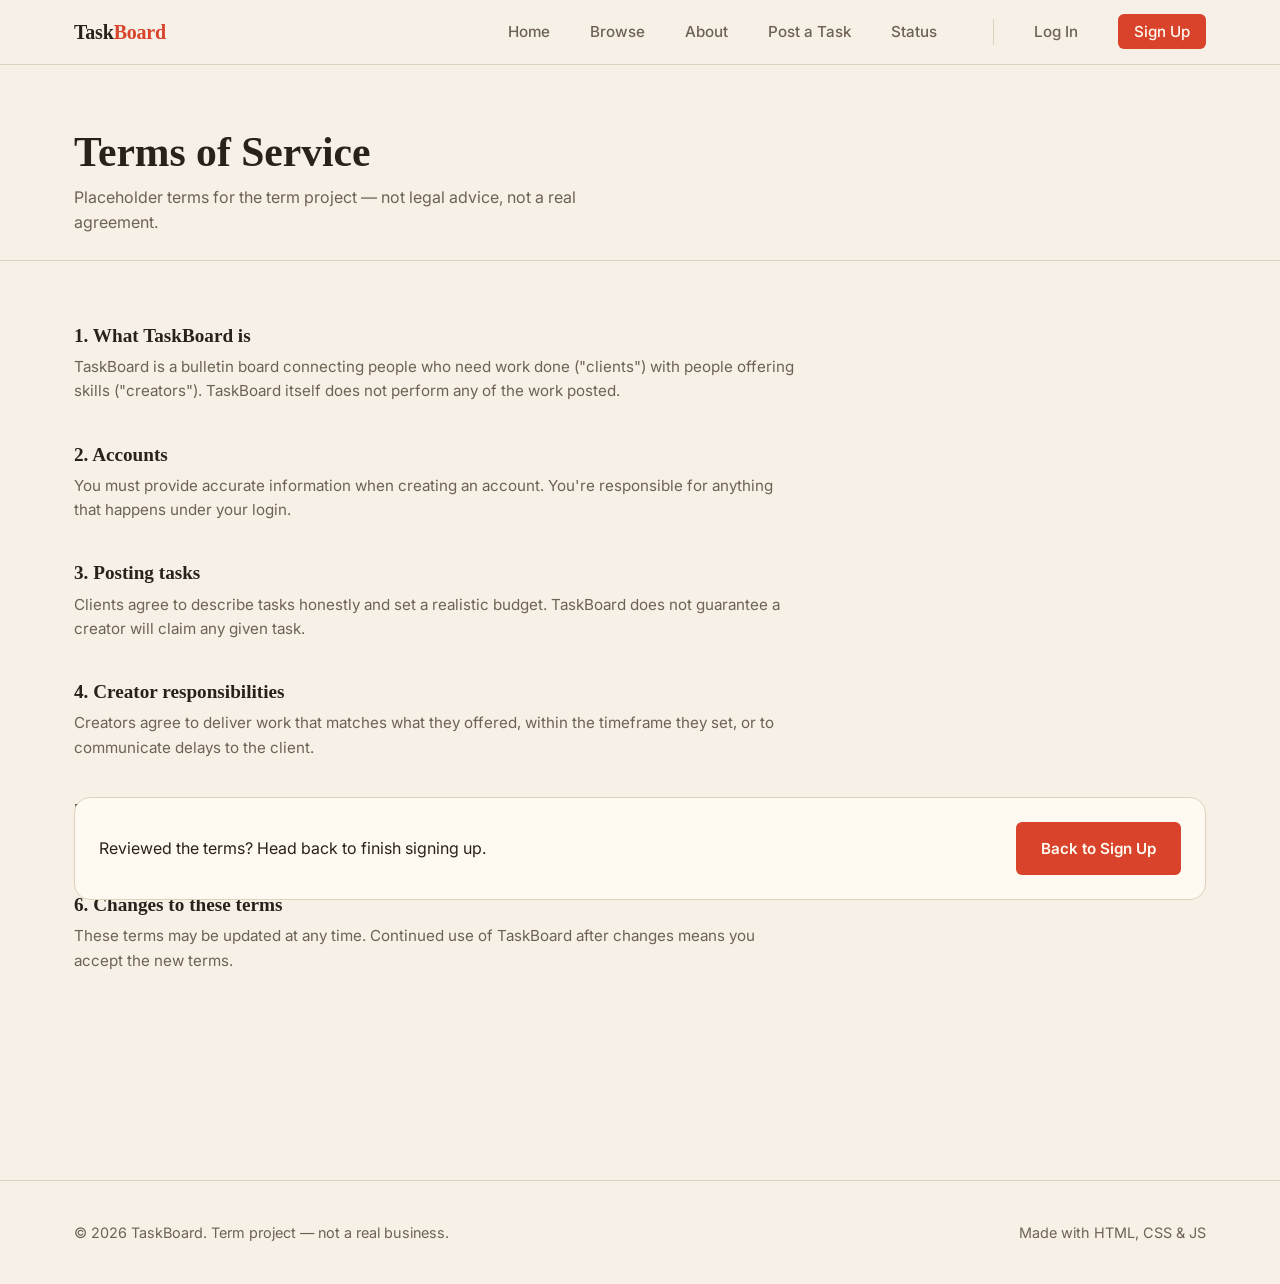
<file: tos.html>
<!DOCTYPE html>
<html lang="en">
<head>
    <meta charset="UTF-8">
    <meta name="viewport" content="width=device-width, initial-scale=1.0">
    <title>Terms of Service — TaskBoard</title>
    <link rel="preconnect" href="https://fonts.googleapis.com">
    <link href="https://fonts.googleapis.com/css2?family=Space+Grotesk:wght@500;600;700&family=Inter:wght@400;500;600&display=swap" rel="stylesheet">
    <link rel="stylesheet" href="css/style.css">
</head>
<body>

    <header class="site-header">
        <div class="wrap">
            <a href="index.html" class="logo">Task<span>Board</span></a>
            <nav class="main-nav">
                <ul>
                    <li><a href="index.html">Home</a></li>
                    <li><a href="browse.html">Browse</a></li>
                    <li><a href="about.html">About</a></li>
                    <li><a href="request.html">Post a Task</a></li>
                    <li><a href="status.html">Status</a></li>
                    <li class="nav-divider"><a href="login.html">Log In</a></li>
                    <li><a href="signup.html" class="nav-cta">Sign Up</a></li>
                </ul>
            </nav>
            <button class="nav-toggle" aria-label="Toggle menu" aria-expanded="false">
                <span></span><span></span><span></span>
            </button>
        </div>
    </header>

    <main>
        <div class="page-header">
            <div class="wrap">
                <h1>Terms of Service</h1>
                <p>Placeholder terms for the term project — not legal advice, not a real agreement.</p>
            </div>
        </div>

        <section class="section">
            <div class="wrap">
                <div class="tos-content">
                    <h2>1. What TaskBoard is</h2>
                    <p>TaskBoard is a bulletin board connecting people who need work done ("clients") with people offering skills ("creators"). TaskBoard itself does not perform any of the work posted.</p>

                    <h2>2. Accounts</h2>
                    <p>You must provide accurate information when creating an account. You're responsible for anything that happens under your login.</p>

                    <h2>3. Posting tasks</h2>
                    <p>Clients agree to describe tasks honestly and set a realistic budget. TaskBoard does not guarantee a creator will claim any given task.</p>

                    <h2>4. Creator responsibilities</h2>
                    <p>Creators agree to deliver work that matches what they offered, within the timeframe they set, or to communicate delays to the client.</p>

                    <h2>5. Payments</h2>
                    <p>Payment handling is outside the scope of this student project and is not implemented.</p>

                    <h2>6. Changes to these terms</h2>
                    <p>These terms may be updated at any time. Continued use of TaskBoard after changes means you accept the new terms.</p>
                </div>

                <div class="tos-accept-bar">
                    <p>Reviewed the terms? Head back to finish signing up.</p>
                    <a href="signup.html" class="btn btn-primary">Back to Sign Up</a>
                </div>
            </div>
        </section>
    </main>

    <footer class="site-footer">
        <div class="wrap">
            <span>&copy; 2026 TaskBoard. Term project — not a real business.</span>
            <span>Made with HTML, CSS &amp; JS</span>
        </div>
    </footer>

    <script src="js/data.js"></script>
    <script src="js/main.js"></script>
</body>
</html>
</file>
<file: css/style.css>
/* ==========================================================================
   TaskBoard — Design System
   A commission/task bulletin board. Visual language borrows from a physical
   corkboard: pinned tags, slightly offset "ticket" cards, warm pin-amber
   accent against a dark canvas.
   ========================================================================== */

* {
    margin: 0;
    padding: 0;
    box-sizing: border-box;
}

:root {
    /* Color */
    --color-bg: #f6f0e6;
    --color-surface: #fffaf1;
    --color-surface-alt: #ede3d3;
    --color-border: #ded1bd;
    --color-text: #2a211b;
    --color-text-muted: #6e6254;
    --color-accent: #d9432b;
    --color-accent-soft: #ee7a5f;
    --color-violet: #7b6ad8;
    --color-teal: #2b8f86;
    --color-mustard: #f0b84a;
    --color-sage: #9cc5a1;
    --color-sky: #8fb8e6;
    --color-blush: #f4b6c2;
    --color-lilac: #b9a9ec;
    --color-danger: #c13a2f;

    /* Type */
    --font-display: "Fraunces", Georgia, "Times New Roman", serif;
    --font-body: "Inter", "Segoe UI", sans-serif;

    /* Radius */
    --radius-sm: 6px;
    --radius-md: 10px;
    --radius-lg: 16px;

    /* Spacing */
    --space-1: 4px;
    --space-2: 8px;
    --space-3: 16px;
    --space-4: 24px;
    --space-5: 40px;
    --space-6: 64px;
    --space-7: 96px;

    --max-width: 1180px;
}

/* ---------- Lenis ---------- */
html.lenis, html.lenis body { height: auto; }
.lenis.lenis-smooth { scroll-behavior: auto !important; }
.lenis.lenis-smooth [data-lenis-prevent] { overscroll-behavior: contain; }
.lenis.lenis-stopped { overflow: hidden; }

body {
    font-family: var(--font-body);
    background-color: var(--color-bg);
    color: var(--color-text);
    line-height: 1.6;
    -webkit-font-smoothing: antialiased;
}

img {
    max-width: 100%;
    display: block;
}

a {
    color: inherit;
    text-decoration: none;
}

ul {
    list-style: none;
}

h1, h2, h3, h4 {
    font-family: var(--font-display);
    line-height: 1.15;
    font-weight: 600;
}

.wrap {
    max-width: var(--max-width);
    margin: 0 auto;
    padding: 0 var(--space-4);
}

.eyebrow {
    color: var(--color-accent);
    font-weight: 600;
    font-size: 0.9rem;
}

.section {
    padding: var(--space-6) 0;
}

.section-head {
    max-width: 560px;
    margin-bottom: var(--space-5);
}

.section-head h2 {
    font-size: clamp(1.6rem, 3vw, 2.2rem);
    margin-top: var(--space-2);
}

.section-head p {
    color: var(--color-text-muted);
    margin-top: var(--space-2);
}

/* ---------- Buttons ---------- */

.btn {
    display: inline-flex;
    align-items: center;
    justify-content: center;
    gap: var(--space-2);
    padding: 0.85rem 1.5rem;
    border-radius: var(--radius-sm);
    font-weight: 600;
    font-family: var(--font-body);
    font-size: 0.95rem;
    border: 1px solid transparent;
    cursor: pointer;
    transition: transform 0.15s ease, background-color 0.15s ease, border-color 0.15s ease;
}

.btn:hover {
    transform: translateY(-1px);
}

.btn-primary {
    background-color: var(--color-accent);
    color: #fffaf1;
}

.btn-primary:hover {
    background-color: var(--color-accent-soft);
}

.btn-outline {
    background-color: transparent;
    border-color: var(--color-border);
    color: var(--color-text);
}

.btn-outline:hover {
    border-color: var(--color-accent);
}

.btn-block {
    width: 100%;
}

/* ---------- Header / Nav ---------- */

.site-header {
    position: sticky;
    top: 0;
    z-index: 50;
    background-color: rgba(246, 240, 230, 0.88);
    backdrop-filter: blur(10px);
    border-bottom: 1px solid var(--color-border);
}

.site-header .wrap {
    display: flex;
    align-items: center;
    justify-content: space-between;
    padding-top: var(--space-3);
    padding-bottom: var(--space-3);
}

.logo {
    font-family: var(--font-display);
    font-weight: 700;
    font-size: 1.25rem;
    letter-spacing: -0.01em;
}

.logo span {
    color: var(--color-accent);
}

.main-nav ul {
    display: flex;
    gap: var(--space-5);
}

.main-nav a {
    color: var(--color-text-muted);
    font-weight: 500;
    font-size: 0.95rem;
    transition: color 0.15s ease;
}

.main-nav a:hover,
.main-nav a.active {
    color: var(--color-text);
}

.nav-divider {
    margin-left: var(--space-3);
    padding-left: var(--space-5);
    border-left: 1px solid var(--color-border);
}

.nav-cta {
    background-color: var(--color-accent);
    color: #fffaf1 !important;
    padding: 0.5rem 1rem;
    border-radius: var(--radius-sm);
    font-weight: 600;
}

.nav-cta:hover {
    background-color: var(--color-accent-soft);
}

.nav-auth-link.is-hidden {
    display: none;
}

.nav-account {
    display: none;
}

.nav-account.is-visible {
    display: flex;
}

.account-avatar {
    width: 36px;
    height: 36px;
    border-radius: 50%;
    background-color: var(--color-surface-alt);
    border: 1px solid var(--color-border);
    display: flex;
    align-items: center;
    justify-content: center;
    color: var(--color-accent);
    transition: border-color 0.15s ease;
}

.account-avatar:hover {
    border-color: var(--color-accent);
}

.nav-toggle {
    display: none;
    flex-direction: column;
    gap: 5px;
    background: none;
    border: none;
    cursor: pointer;
    padding: var(--space-2);
}

.nav-toggle span {
    width: 22px;
    height: 2px;
    background-color: var(--color-text);
}

/* ---------- Hero ---------- */

.hero {
    padding: var(--space-7) 0 var(--space-6);
    position: relative;
    overflow: hidden;
    background-image:
        radial-gradient(circle at 12% 12%, rgba(240, 184, 74, 0.28), transparent 42%),
        radial-gradient(circle at 88% 28%, rgba(244, 182, 194, 0.38), transparent 44%),
        radial-gradient(var(--color-border) 1px, transparent 1px);
    background-size: auto, auto, 24px 24px;
    background-position: 0 0, 0 0, -8px -8px;
}

.hero .wrap {
    display: grid;
    grid-template-columns: 1.1fr 0.9fr;
    gap: var(--space-6);
    align-items: center;
}

.hero h1 {
    font-size: clamp(2.4rem, 5vw, 3.6rem);
    letter-spacing: -0.02em;
}

.hero p.lede {
    color: var(--color-text-muted);
    font-size: 1.1rem;
    max-width: 460px;
    margin: var(--space-3) 0 var(--space-4);
}

.hero-actions {
    display: flex;
    gap: var(--space-3);
    flex-wrap: wrap;
}

/* Pinboard cluster — the one bold visual moment on the homepage */
.hero-board {
    display: flex;
    flex-direction: column;
    gap: var(--space-3);
}

.pin-cluster {
    --mx: 0;
    --my: 0;
    position: relative;
    height: 360px;
}

.pin-card {
    --rot: 0deg;
    --depth: 10;
    position: absolute;
    display: block;
    width: 210px;
    background-color: var(--color-surface);
    border: 1px solid var(--color-border);
    border-radius: var(--radius-md);
    padding: var(--space-3);
    color: var(--color-text);
    text-decoration: none;
    box-shadow: 0 12px 30px rgba(42, 33, 27, 0.14);
    transform: rotate(var(--rot));
    /* drifts a little away from the pointer (see initTaskPins) */
    translate: calc(var(--mx) * var(--depth) * -1px) calc(var(--my) * var(--depth) * -1px);
    transition:
        transform 0.3s cubic-bezier(0.2, 0.8, 0.2, 1),
        box-shadow 0.3s ease,
        opacity 0.25s ease,
        translate 0.5s cubic-bezier(0.2, 0.8, 0.2, 1);
}

.pin-card::before {
    content: "";
    position: absolute;
    top: -6px;
    left: var(--space-3);
    width: 10px;
    height: 10px;
    border-radius: 50%;
    background-color: var(--color-accent);
}

.pin-card .tag {
    font-size: 0.75rem;
    color: var(--color-accent);
    font-weight: 600;
}

.pin-card h4 {
    font-size: 1rem;
    margin-top: var(--space-1);
}

.pin-card p {
    font-size: 0.85rem;
    color: var(--color-text-muted);
    margin-top: var(--space-1);
}

.pin-card__go {
    display: block;
    margin-top: var(--space-2);
    font-size: 0.8rem;
    font-weight: 600;
    color: var(--color-accent);
    opacity: 0;
    transform: translateY(4px);
    transition: opacity 0.25s ease, transform 0.25s ease;
}

.pin-card:hover,
.pin-card:focus-visible {
    transform: rotate(0deg) scale(1.05);
    z-index: 5;
    box-shadow: 0 22px 44px rgba(42, 33, 27, 0.22);
}

.pin-card:hover .pin-card__go,
.pin-card:focus-visible .pin-card__go {
    opacity: 1;
    transform: none;
}

/* touch screens have no hover, so always show the hint */
@media (hover: none) {
    .pin-card__go { opacity: 1; transform: none; }
}

/* a task swaps out: the old card sinks away, the new one gets pinned on */
.pin-card.is-leaving {
    opacity: 0;
    transform: translateY(18px) rotate(var(--rot)) scale(0.96);
}

.pin-card.is-entering {
    animation: pin-in 0.6s cubic-bezier(0.2, 0.9, 0.3, 1.15) both;
}

@keyframes pin-in {
    from {
        opacity: 0;
        transform: translateY(-26px) rotate(calc(var(--rot) - 10deg)) scale(1.1);
    }
    to {
        opacity: 1;
        transform: rotate(var(--rot)) scale(1);
    }
}

.pin-1 { top: 0; left: 8%; width: 190px; --rot: -6deg; --depth: 14; z-index: 2; }
.pin-2 { top: 70px; left: 46%; width: 235px; --rot: 4deg; --depth: 24; z-index: 3; }
.pin-3 { top: 225px; left: 2%; width: 205px; --rot: -2deg; --depth: 8; z-index: 1; }

/* "N open tasks right now" link under the cards */
.board-live {
    display: inline-flex;
    align-items: center;
    gap: var(--space-2);
    align-self: flex-start;
    margin-left: 2%;
    padding: 0.55rem 1rem;
    border: 1px solid var(--color-border);
    border-radius: 999px;
    background-color: var(--color-surface);
    color: var(--color-text);
    font-size: 0.88rem;
    text-decoration: none;
    transition: border-color 0.2s ease, box-shadow 0.2s ease;
}

.board-live:hover {
    border-color: var(--color-accent);
    box-shadow: 0 6px 16px rgba(42, 33, 27, 0.1);
}

.board-live__dot {
    width: 8px;
    height: 8px;
    border-radius: 50%;
    background-color: var(--color-teal);
    animation: live-pulse 2s ease-out infinite;
}

.board-live__go {
    color: var(--color-accent);
    font-weight: 600;
}

@keyframes live-pulse {
    0%   { box-shadow: 0 0 0 0 rgba(43, 143, 134, 0.55); }
    70%  { box-shadow: 0 0 0 8px rgba(43, 143, 134, 0); }
    100% { box-shadow: 0 0 0 0 rgba(43, 143, 134, 0); }
}

@media (prefers-reduced-motion: reduce) {
    .pin-card { translate: none; transition: box-shadow 0.2s ease; }
    .pin-card:hover, .pin-card:focus-visible { transform: rotate(var(--rot)); }
    .board-live__dot { animation: none; }
}

.pin-2::before {
    background-color: var(--color-violet);
}

/* ---------- Scroll story (Lenis + scroll-linked text reveal) ---------- */

.scroll-story {
    --p: 0;
    position: relative;
    height: 260vh;
    border-top: 1px solid var(--color-border);
    border-bottom: 1px solid var(--color-border);
    background-color: var(--color-bg);
}

/* Once you've scrolled past it, the section shrinks to one screen with the text
   fully revealed, so scrolling back up passes through normally (see main.js). */
.scroll-story.is-collapsed {
    height: 100vh;
    height: 100svh;
}

.scroll-story-sticky {
    position: sticky;
    top: 0;
    height: 100vh;
    height: 100svh;
    display: flex;
    flex-direction: column;
    justify-content: center;
    overflow: hidden;
}

/* two soft gouache washes that drift slowly as you scroll */
.scroll-story-sticky::before,
.scroll-story-sticky::after {
    content: "";
    position: absolute;
    border-radius: 50%;
    pointer-events: none;
    filter: blur(8px);
}

.scroll-story-sticky::before {
    width: 46vw;
    height: 46vw;
    top: -14vw;
    right: -10vw;
    background: radial-gradient(circle at 40% 40%, rgba(244, 182, 194, 0.7), transparent 68%);
    transform: translate3d(calc(var(--p) * -6vw), calc(var(--p) * 10vw), 0);
}

.scroll-story-sticky::after {
    width: 38vw;
    height: 38vw;
    bottom: -12vw;
    left: -8vw;
    background: radial-gradient(circle at 60% 60%, rgba(240, 184, 74, 0.5), transparent 68%);
    transform: translate3d(calc(var(--p) * 8vw), calc(var(--p) * -8vw), 0);
}

.scroll-story .wrap {
    position: relative;
    z-index: 1;
    width: 100%;
}

.scroll-story-eyebrow {
    margin-bottom: var(--space-4);
    font-family: var(--font-body);
    font-size: 0.78rem;
    letter-spacing: 0.14em;
    text-transform: uppercase;
    color: var(--color-text-muted);
}

.scroll-story-eyebrow::before {
    content: "";
    display: inline-block;
    width: 28px;
    height: 1px;
    margin-right: var(--space-3);
    vertical-align: middle;
    background-color: var(--color-accent);
}

.scroll-story-text {
    max-width: 21ch;
    font-family: var(--font-display);
    font-size: clamp(2.2rem, 5.6vw, 4.8rem);
    font-weight: 500;
    line-height: 1.14;
    letter-spacing: -0.015em;
}

.scroll-story-text .word {
    --t: 0;
    position: relative;
    display: inline-block;
    margin-right: 0.26em;
    opacity: 0.16;
    transform: translateY(16px);
    will-change: opacity, transform;
}

.scroll-story.is-rearming .word,
.scroll-story.is-rearming .word.hl::before {
    transition: opacity 0.4s ease, transform 0.4s ease;
}

/* the five categories get a painted swatch that wipes in behind the word */
.scroll-story-text .word.hl::before {
    content: "";
    position: absolute;
    z-index: -1;
    inset: 0.1em -0.14em 0.02em -0.14em;
    border-radius: 0.28em;
    background-color: var(--hl, var(--color-blush));
    transform-origin: left center;
    transform: scaleX(var(--t)) rotate(-1.4deg);
}

.hl-coral  { --hl: #f7b3a0; }
.hl-sage   { --hl: #b7d8bb; }
.hl-mustard { --hl: #f6cf7a; }
.hl-blush  { --hl: #f4b6c2; }
.hl-sky    { --hl: #a9c8ee; }

.scroll-story-text .word.glyph {
    width: 0.8em;
    height: 0.8em;
    margin-left: 0.05em;
    vertical-align: -0.04em;
    color: var(--color-accent);
}

.scroll-story-text .word.glyph svg {
    width: 100%;
    height: 100%;
    display: block;
    transform: rotate(calc(var(--t) * 135deg));
}

/* slim progress hairline + a "scroll" cue that fades once you start */
.scroll-story-foot {
    position: absolute;
    left: 0;
    right: 0;
    bottom: var(--space-5);
    z-index: 1;
    display: flex;
    align-items: center;
    gap: var(--space-4);
    max-width: var(--max-width);
    margin: 0 auto;
    padding: 0 var(--space-4);
}

.scroll-cue {
    font-size: 0.72rem;
    letter-spacing: 0.16em;
    text-transform: uppercase;
    color: var(--color-text-muted);
    opacity: clamp(0, calc(1 - var(--p) * 14), 1);
}

.scroll-progress {
    flex: 1;
    height: 1px;
    background-color: var(--color-border);
}

.scroll-progress-fill {
    display: block;
    height: 100%;
    background-color: var(--color-accent);
    transform-origin: left center;
    transform: scaleX(var(--p));
}

@media (prefers-reduced-motion: reduce) {
    .scroll-story { height: auto; padding: var(--space-7) 0; }
    .scroll-story-sticky { position: static; height: auto; }
    .scroll-story-sticky::before,
    .scroll-story-sticky::after { transform: none; }
    .scroll-story-text .word { opacity: 1; transform: none; --t: 1; }
    .scroll-story-text .word.glyph svg { transform: none; }
    .scroll-story-foot { display: none; }
}

/* ---------- Creator cards ---------- */

.creator-grid {
    display: grid;
    grid-template-columns: repeat(auto-fill, minmax(250px, 1fr));
    gap: var(--space-5) var(--space-4);
    align-items: start;
}

.creator-card {
    background-color: var(--color-surface);
    border: 1px solid var(--color-border);
    border-radius: var(--radius-lg);
    overflow: hidden;
    transition: transform 0.2s ease, border-color 0.2s ease;
}

.creator-card:hover {
    transform: translateY(-4px);
    border-color: var(--color-accent);
}

.creator-card:nth-child(even) {
    margin-top: var(--space-5);
}

.creator-card__banner {
    height: 130px;
    width: 100%;
    object-fit: cover;
    background-color: var(--color-surface-alt);
}

.creator-card__body {
    padding: var(--space-4);
    position: relative;
}

.creator-card__bio {
    color: var(--color-text-muted);
    font-size: 0.85rem;
    margin-top: var(--space-2);
    line-height: 1.5;
}

.creator-card__avatar {
    width: 56px;
    height: 56px;
    border-radius: 50%;
    border: 3px solid var(--color-surface);
    margin-top: -34px;
    background-color: var(--color-surface-alt);
    object-fit: cover;
}

.creator-card__name {
    font-size: 1.05rem;
    margin-top: var(--space-2);
}

.creator-card__category {
    color: var(--color-accent);
    font-size: 0.8rem;
    font-weight: 600;
    margin-top: var(--space-1);
}

.creator-card__meta {
    display: flex;
    justify-content: space-between;
    align-items: center;
    margin-top: var(--space-3);
    font-size: 0.85rem;
    color: var(--color-text-muted);
}

.status-dot {
    display: inline-flex;
    align-items: center;
    gap: var(--space-1);
}

.status-dot::before {
    content: "";
    width: 7px;
    height: 7px;
    border-radius: 50%;
    background-color: var(--color-teal);
}

.status-dot.closed::before {
    background-color: var(--color-danger);
}

/* ---------- Featured creators (homepage, 3 tall cards) ---------- */

.featured-grid {
    display: grid;
    grid-template-columns: repeat(3, 1fr);
    gap: var(--space-4);
}

.featured-card {
    position: relative;
    display: block;
    aspect-ratio: 3 / 4;
    border-radius: var(--radius-lg);
    overflow: hidden;
    background: linear-gradient(150deg, var(--color-accent), var(--color-mustard));
    box-shadow: 0 10px 26px rgba(42, 33, 27, 0.14);
    transition: transform 0.25s ease, box-shadow 0.25s ease;
}

.featured-card:hover {
    transform: translateY(-6px);
    box-shadow: 0 18px 34px rgba(42, 33, 27, 0.24);
}

.featured-card::after {
    content: "";
    position: absolute;
    inset: 0;
    background: linear-gradient(to top, rgba(38, 20, 12, 0.6) 0%, rgba(38, 20, 12, 0.1) 45%, transparent 70%);
}

.featured-card__info {
    position: absolute;
    left: 0;
    right: 0;
    bottom: 0;
    padding: var(--space-4);
    color: #ffffff;
    z-index: 1;
}

.featured-card__category {
    font-size: 0.78rem;
    font-weight: 600;
    letter-spacing: 0.02em;
    opacity: 0.85;
}

.featured-card__name {
    font-size: 1.2rem;
    margin-top: var(--space-1);
}

.featured-card__price {
    font-size: 0.85rem;
    opacity: 0.85;
    margin-top: var(--space-1);
}

.featured-card:nth-child(2) {
    background: linear-gradient(150deg, var(--color-violet), var(--color-blush));
}

.featured-card:nth-child(3) {
    background: linear-gradient(150deg, var(--color-teal), var(--color-sage));
}

@media (max-width: 860px) {
    .featured-grid {
        grid-template-columns: 1fr;
    }
}

/* ---------- How it works ---------- */

.steps {
    display: grid;
    grid-template-columns: repeat(3, 1fr);
    gap: var(--space-4);
}

.step {
    border-left: 2px solid var(--color-border);
    padding-left: var(--space-3);
}

.step h3 {
    font-size: 1.1rem;
    margin-bottom: var(--space-1);
}

.step p {
    color: var(--color-text-muted);
    font-size: 0.95rem;
}

/* ---------- CTA band ---------- */

.cta-band {
    background-color: var(--color-surface);
    border-radius: var(--radius-lg);
    padding: var(--space-6) var(--space-5);
    display: flex;
    justify-content: space-between;
    align-items: center;
    gap: var(--space-4);
    flex-wrap: wrap;
}

.cta-band h2 {
    font-size: 1.6rem;
}

.cta-band p {
    color: var(--color-text-muted);
    margin-top: var(--space-1);
}

/* ---------- Footer ---------- */

.site-footer {
    border-top: 1px solid var(--color-border);
    padding: var(--space-5) 0;
    color: var(--color-text-muted);
    font-size: 0.9rem;
}

.site-footer .wrap {
    display: flex;
    justify-content: space-between;
    flex-wrap: wrap;
    gap: var(--space-3);
}

/* ---------- Page header (non-home pages) ---------- */

.page-header {
    padding: var(--space-6) 0 var(--space-4);
    border-bottom: 1px solid var(--color-border);
}

.page-header h1 {
    font-size: clamp(1.8rem, 4vw, 2.6rem);
}

.page-header p {
    color: var(--color-text-muted);
    margin-top: var(--space-2);
    max-width: 560px;
}

/* ---------- Browse page ---------- */

.browse-controls {
    display: flex;
    gap: var(--space-3);
    margin-bottom: var(--space-4);
    flex-wrap: wrap;
}

.search-input {
    flex: 1;
    min-width: 220px;
    padding: 0.8rem 1rem;
    background-color: var(--color-surface);
    border: 1px solid var(--color-border);
    border-radius: var(--radius-sm);
    color: var(--color-text);
    font-family: var(--font-body);
    font-size: 0.95rem;
}

.search-input:focus,
.chip-filter:focus-visible,
.btn:focus-visible,
a:focus-visible {
    outline: 2px solid var(--color-accent);
    outline-offset: 2px;
}

.chip-filter {
    padding: 0.6rem 1rem;
    border: 1px solid var(--color-border);
    border-radius: 999px;
    background-color: transparent;
    color: var(--color-text-muted);
    font-size: 0.85rem;
    cursor: pointer;
    transition: all 0.15s ease;
}

.chip-filter.is-active {
    border-color: var(--color-accent);
    color: var(--color-text);
    background-color: rgba(217, 67, 43, 0.1);
}

.empty-state {
    text-align: center;
    padding: var(--space-6) 0;
    color: var(--color-text-muted);
    display: none;
}

.empty-state.is-visible {
    display: block;
}

/* ---------- Profile page ---------- */

.profile-banner {
    --shift: 0;
    height: 260px;
    background: linear-gradient(135deg, var(--color-blush), var(--color-lilac));
    position: relative;
    overflow: hidden;
}

.profile-banner::after {
    content: "";
    position: absolute;
    inset: -60px 0;
    transform: translateY(calc(var(--shift) * -0.5px));
    background:
        radial-gradient(circle at 20% 30%, rgba(240, 184, 74, 0.55), transparent 55%),
        radial-gradient(circle at 80% 70%, rgba(143, 184, 230, 0.55), transparent 55%);
}

.profile-identity {
    position: relative;
    z-index: 1;
    display: flex;
    align-items: flex-end;
    gap: var(--space-4);
    margin-top: -60px;
    padding-bottom: var(--space-4);
    border-bottom: 1px solid var(--color-border);
    flex-wrap: wrap;
}

.profile-avatar {
    width: 120px;
    height: 120px;
    border-radius: 50%;
    border: 4px solid var(--color-bg);
    background-color: var(--color-surface-alt);
    object-fit: cover;
}

.profile-info h1 {
    font-size: 1.8rem;
}

.profile-info p {
    color: var(--color-text-muted);
    margin-top: var(--space-1);
}

.profile-body {
    display: grid;
    grid-template-columns: 1.4fr 1fr;
    gap: var(--space-5);
    padding: var(--space-5) 0;
}

.portfolio-grid {
    display: grid;
    grid-template-columns: repeat(2, 1fr);
    gap: var(--space-3);
}

.portfolio-card {
    background-color: var(--color-surface);
    border: 1px solid var(--color-border);
    border-radius: var(--radius-md);
    aspect-ratio: 4 / 3;
    display: flex;
    align-items: center;
    justify-content: center;
    color: var(--color-text-muted);
    font-size: 0.85rem;
    opacity: 0;
    transform: translateY(14px);
    transition: opacity 0.5s ease, transform 0.5s ease;
}

.portfolio-card.is-visible {
    opacity: 1;
    transform: translateY(0);
}

.portfolio-card:nth-child(2) { margin-top: var(--space-4); }
.portfolio-card:nth-child(3) { margin-top: calc(var(--space-4) * -1); }

.service-list {
    display: flex;
    flex-direction: column;
    gap: var(--space-3);
}

.service-item {
    background-color: var(--color-surface);
    border: 1px solid var(--color-border);
    border-radius: var(--radius-md);
    padding: var(--space-3);
    display: flex;
    justify-content: space-between;
    align-items: center;
    gap: var(--space-2);
}

.service-item h4 {
    font-size: 0.95rem;
}

.service-item .price {
    color: var(--color-accent);
    font-weight: 600;
    white-space: nowrap;
}

/* ---------- Forms ---------- */

.form-card {
    background-color: var(--color-surface);
    border: 1px solid var(--color-border);
    border-radius: var(--radius-lg);
    padding: var(--space-5);
    max-width: 640px;
}

.field {
    margin-bottom: var(--space-4);
}

.field label {
    display: block;
    font-size: 0.9rem;
    font-weight: 600;
    margin-bottom: var(--space-2);
}

.field input,
.field select,
.field textarea {
    width: 100%;
    padding: 0.8rem 1rem;
    background-color: var(--color-bg);
    border: 1px solid var(--color-border);
    border-radius: var(--radius-sm);
    color: var(--color-text);
    font-family: var(--font-body);
    font-size: 0.95rem;
}

.field input:focus,
.field select:focus,
.field textarea:focus {
    outline: 2px solid var(--color-accent);
    outline-offset: 1px;
}

.field textarea {
    resize: vertical;
    min-height: 120px;
}

.field-error {
    display: none;
    color: var(--color-danger);
    font-size: 0.8rem;
    margin-top: var(--space-1);
}

.field.has-error input,
.field.has-error select,
.field.has-error textarea {
    border-color: var(--color-danger);
}

.field.has-error .field-error {
    display: block;
}

.form-note {
    color: var(--color-text-muted);
    font-size: 0.85rem;
    margin-top: var(--space-3);
}

.form-success {
    display: none;
    background-color: rgba(43, 143, 134, 0.15);
    border: 1px solid var(--color-teal);
    color: var(--color-teal);
    padding: var(--space-3);
    border-radius: var(--radius-sm);
    margin-bottom: var(--space-4);
}

.form-success.is-visible {
    display: block;
}

/* ---------- Status table ---------- */

.status-table {
    width: 100%;
    border-collapse: collapse;
    background-color: var(--color-surface);
    border: 1px solid var(--color-border);
    border-radius: var(--radius-md);
    overflow: hidden;
}

.status-table th,
.status-table td {
    text-align: left;
    padding: var(--space-3);
    border-bottom: 1px solid var(--color-border);
    font-size: 0.9rem;
}

.status-table th {
    color: var(--color-text-muted);
    font-weight: 600;
    font-size: 0.8rem;
    text-transform: uppercase;
    letter-spacing: 0.04em;
    background-color: var(--color-surface-alt);
}

.status-table tr:last-child td {
    border-bottom: none;
}

.badge {
    display: inline-block;
    padding: 0.25rem 0.7rem;
    border-radius: 999px;
    font-size: 0.78rem;
    font-weight: 600;
}

.badge-open { background-color: rgba(43, 143, 134, 0.15); color: var(--color-teal); }
.badge-progress { background-color: rgba(217, 67, 43, 0.15); color: var(--color-accent); }
.badge-done { background-color: rgba(110, 98, 84, 0.12); color: var(--color-text-muted); }

/* ---------- Open Tasks page ---------- */

.sort-select {
    padding: 0.8rem 1rem;
    background-color: var(--color-surface);
    border: 1px solid var(--color-border);
    border-radius: var(--radius-sm);
    color: var(--color-text);
    font-family: var(--font-body);
    font-size: 0.95rem;
    cursor: pointer;
}

.sort-select:focus-visible {
    outline: 2px solid var(--color-accent);
    outline-offset: 2px;
}

.task-count {
    margin-bottom: var(--space-3);
    font-size: 0.9rem;
    color: var(--color-text-muted);
    min-height: 1.4em;
}

.task-list {
    display: flex;
    flex-direction: column;
    gap: var(--space-3);
}

.task-card {
    background-color: var(--color-surface);
    border: 1px solid var(--color-border);
    border-radius: var(--radius-md);
    transition: border-color 0.2s ease, box-shadow 0.2s ease, opacity 0.2s ease;
}

.task-card:hover,
.task-card.is-expanded {
    border-color: var(--color-accent-soft);
    box-shadow: 0 10px 26px rgba(42, 33, 27, 0.09);
}

.task-card.is-claimed {
    opacity: 0.65;
}

.task-card.is-claimed:hover,
.task-card.is-claimed.is-expanded {
    opacity: 1;
}

.task-card.is-highlight {
    animation: task-flash 2.2s ease;
}

@keyframes task-flash {
    0%   { box-shadow: 0 0 0 0 rgba(217, 67, 43, 0.55); }
    25%  { box-shadow: 0 0 0 7px rgba(217, 67, 43, 0.22); }
    100% { box-shadow: 0 0 0 0 rgba(217, 67, 43, 0); }
}

.task-card__head {
    display: flex;
    align-items: center;
    gap: var(--space-4);
    width: 100%;
    padding: var(--space-4);
    background: none;
    border: 0;
    border-radius: var(--radius-md);
    color: inherit;
    font: inherit;
    text-align: left;
    cursor: pointer;
}

.task-card__head:focus-visible {
    outline: 2px solid var(--color-accent);
    outline-offset: 2px;
}

.task-card__main {
    flex: 1;
    display: flex;
    flex-direction: column;
    gap: 0.2rem;
    min-width: 0;
}

.task-card__tag {
    font-size: 0.78rem;
    font-weight: 600;
    color: var(--color-accent);
}

.task-card__title {
    font-family: var(--font-display);
    font-size: 1.15rem;
    font-weight: 600;
    line-height: 1.25;
}

.task-card__meta {
    font-size: 0.85rem;
    color: var(--color-text-muted);
}

.task-card__side {
    display: flex;
    flex-direction: column;
    align-items: flex-end;
    gap: var(--space-1);
}

.task-card__budget {
    font-family: var(--font-display);
    font-size: 1.3rem;
    font-weight: 600;
    color: var(--color-accent);
}

.task-card__chevron {
    flex: none;
    width: 9px;
    height: 9px;
    border-right: 2px solid var(--color-text-muted);
    border-bottom: 2px solid var(--color-text-muted);
    transform: rotate(45deg) translateY(-2px);
    transition: transform 0.25s ease;
}

.task-card.is-expanded .task-card__chevron {
    transform: rotate(-135deg) translateY(-2px);
}

/* details slide open (grid rows 0fr -> 1fr animates without knowing the height) */
.task-card__details {
    display: grid;
    grid-template-rows: 0fr;
    transition: grid-template-rows 0.3s ease;
}

.task-card.is-expanded .task-card__details {
    grid-template-rows: 1fr;
}

.task-card__details-inner {
    min-height: 0;
    overflow: hidden;
    visibility: hidden;
    padding: 0 var(--space-4);
    transition: visibility 0s linear 0.3s;
}

.task-card.is-expanded .task-card__details-inner {
    visibility: visible;
    transition-delay: 0s;
}

.task-card__details-inner p {
    max-width: 62ch;
    color: var(--color-text-muted);
}

.task-card__details-inner p:first-child {
    padding-top: var(--space-1);
}

.task-card__details-inner .task-card__by {
    margin: var(--space-3) 0 var(--space-4);
    padding-top: var(--space-3);
    border-top: 1px solid var(--color-border);
    font-size: 0.85rem;
}

.board-cta {
    display: flex;
    align-items: center;
    justify-content: center;
    gap: var(--space-4);
    flex-wrap: wrap;
    margin-top: var(--space-6);
    padding: var(--space-5) var(--space-4);
    border: 1px dashed var(--color-border);
    border-radius: var(--radius-md);
    text-align: center;
}

.board-cta p {
    font-family: var(--font-display);
    font-size: 1.2rem;
}

@media (max-width: 560px) {
    .task-card__head {
        flex-wrap: wrap;
        gap: var(--space-2) var(--space-3);
        padding: var(--space-3);
    }

    .task-card__main {
        flex: 1 1 100%;
    }

    .task-card__side {
        flex: 1;
        flex-direction: row;
        align-items: center;
        justify-content: space-between;
    }

    .task-card__details-inner {
        padding: 0 var(--space-3);
    }

    .sort-select {
        width: 100%;
    }
}

@media (prefers-reduced-motion: reduce) {
    .task-card.is-highlight { animation: none; }
    .task-card__details,
    .task-card__chevron { transition: none; }
}

/* ---------- About page ---------- */

.about-grid {
    display: grid;
    grid-template-columns: 1fr 1fr;
    gap: var(--space-5);
    align-items: start;
}

.value-list {
    display: flex;
    flex-direction: column;
    gap: var(--space-4);
}

.value-list h3 {
    font-size: 1.05rem;
}

.value-list p {
    color: var(--color-text-muted);
    font-size: 0.9rem;
    margin-top: var(--space-1);
}

/* ---------- Auth pages ---------- */

.auth-wrap {
    display: flex;
    justify-content: center;
    padding: var(--space-6) 0;
}

.auth-card {
    width: 100%;
    max-width: 420px;
}

.auth-card h1 {
    font-size: 1.7rem;
}

.auth-card > p {
    color: var(--color-text-muted);
    margin-top: var(--space-2);
}

.auth-form {
    margin-top: var(--space-4);
}

.auth-switch {
    text-align: center;
    margin-top: var(--space-4);
    font-size: 0.9rem;
    color: var(--color-text-muted);
}

.auth-switch a {
    color: var(--color-accent);
    font-weight: 600;
}

.role-toggle {
    display: grid;
    grid-template-columns: 1fr 1fr;
    gap: var(--space-2);
    margin-bottom: var(--space-4);
}

.role-option {
    border: 1px solid var(--color-border);
    border-radius: var(--radius-sm);
    padding: var(--space-3);
    text-align: center;
    cursor: pointer;
    transition: border-color 0.15s ease, background-color 0.15s ease;
}

.role-option input {
    display: none;
}

.role-option span {
    display: block;
    font-weight: 600;
    font-size: 0.9rem;
}

.role-option small {
    color: var(--color-text-muted);
    font-size: 0.78rem;
}

.role-option.is-selected {
    border-color: var(--color-accent);
    background-color: rgba(217, 67, 43, 0.08);
}

.checkbox-field {
    display: flex;
    align-items: flex-start;
    gap: var(--space-2);
    margin-bottom: var(--space-4);
}

.checkbox-field input {
    margin-top: 3px;
}

.checkbox-field label {
    font-size: 0.85rem;
    color: var(--color-text-muted);
    font-weight: 400;
}

.checkbox-field a {
    color: var(--color-accent);
}

#tos-error {
    margin-top: calc(var(--space-3) * -1);
    margin-bottom: var(--space-3);
}

#tos-error.is-visible {
    display: block;
}

/* ---------- ToS page ---------- */

.tos-content {
    max-width: 720px;
}

.tos-content h2 {
    font-size: 1.2rem;
    margin-top: var(--space-5);
    margin-bottom: var(--space-2);
}

.tos-content h2:first-child {
    margin-top: 0;
}

.tos-content p {
    color: var(--color-text-muted);
    font-size: 0.95rem;
    margin-bottom: var(--space-2);
}

.tos-accept-bar {
    position: sticky;
    bottom: 0;
    background-color: var(--color-surface);
    border: 1px solid var(--color-border);
    border-radius: var(--radius-lg);
    padding: var(--space-4);
    margin-top: var(--space-5);
    display: flex;
    justify-content: space-between;
    align-items: center;
    gap: var(--space-3);
    flex-wrap: wrap;
}

/* ---------- Creator setup wizard ---------- */

.wizard {
    display: flex;
    gap: var(--space-5);
    align-items: flex-start;
}

.wizard-steps {
    width: 220px;
    flex-shrink: 0;
    display: flex;
    flex-direction: column;
    gap: var(--space-2);
}

.wizard-step {
    display: flex;
    align-items: center;
    gap: var(--space-2);
    padding: var(--space-2) var(--space-3);
    border-radius: var(--radius-sm);
    font-size: 0.85rem;
    color: var(--color-text-muted);
}

.wizard-step .num {
    width: 22px;
    height: 22px;
    border-radius: 50%;
    border: 1px solid var(--color-border);
    display: flex;
    align-items: center;
    justify-content: center;
    font-size: 0.75rem;
    flex-shrink: 0;
}

.wizard-step.is-current {
    background-color: var(--color-surface);
    color: var(--color-text);
}

.wizard-step.is-current .num {
    border-color: var(--color-accent);
    color: var(--color-accent);
}

.wizard-panel {
    flex: 1;
}

.upload-box {
    border: 1px dashed var(--color-border);
    border-radius: var(--radius-md);
    padding: var(--space-5);
    text-align: center;
    color: var(--color-text-muted);
    font-size: 0.9rem;
}

.upload-box.banner-upload {
    height: 140px;
    display: flex;
    align-items: center;
    justify-content: center;
}

.upload-box.avatar-upload {
    width: 110px;
    height: 110px;
    border-radius: 50%;
    display: flex;
    align-items: center;
    justify-content: center;
    font-size: 0.75rem;
    padding: var(--space-2);
}

.category-check-grid {
    display: grid;
    grid-template-columns: repeat(2, 1fr);
    gap: var(--space-2);
}

.category-check {
    display: flex;
    align-items: center;
    gap: var(--space-2);
    border: 1px solid var(--color-border);
    border-radius: var(--radius-sm);
    padding: var(--space-2) var(--space-3);
    font-size: 0.85rem;
}

.wizard-actions {
    display: flex;
    justify-content: space-between;
    margin-top: var(--space-5);
}

/* ---------- Responsive ---------- */

@media (max-width: 860px) {
    .hero .wrap,
    .profile-body,
    .about-grid {
        grid-template-columns: 1fr;
    }

    .pin-cluster {
        height: 345px;
    }

    .wizard {
        flex-direction: column;
    }

    .wizard-steps {
        width: 100%;
        flex-direction: row;
        flex-wrap: wrap;
    }

    .steps {
        grid-template-columns: 1fr;
        gap: var(--space-4);
    }

    .portfolio-grid {
        grid-template-columns: repeat(2, 1fr);
    }

    .portfolio-card:nth-child(2),
    .portfolio-card:nth-child(3) {
        margin-top: 0;
    }
}

/* menu collapses early enough for the 6 links + Log In / Sign Up to never squeeze */
@media (max-width: 1100px) {
    .main-nav {
        position: absolute;
        top: 100%;
        left: 0;
        right: 0;
        background-color: var(--color-bg);
        border-bottom: 1px solid var(--color-border);
        display: none;
    }

    .main-nav.is-open {
        display: block;
    }

    .main-nav ul {
        flex-direction: column;
        gap: 0;
        padding: var(--space-2) var(--space-4) var(--space-4);
    }

    .main-nav li {
        padding: var(--space-2) 0;
        border-bottom: 1px solid var(--color-border);
    }

    .nav-toggle {
        display: flex;
    }

    .nav-divider {
        margin-left: 0;
        padding-left: 0;
        border-left: none;
    }

    .nav-cta {
        display: inline-block;
        margin-top: var(--space-2);
    }
}

@media (max-width: 560px) {
    /* keep the pinned cards inside narrow screens */
    .pin-cluster { height: 400px; }
    .pin-1 { width: 170px; }
    .pin-2 { top: 122px; left: auto; right: 0; width: 200px; }
    .pin-3 { top: 262px; width: 190px; }

    .creator-grid {
        grid-template-columns: 1fr 1fr;
    }

    .creator-card:nth-child(even) {
        margin-top: 0;
    }

    .profile-identity {
        flex-direction: column;
        align-items: flex-start;
    }
}


/* ---------- Chat ---------- */
.chat { display: grid; grid-template-columns: 300px 1fr; height: min(640px, calc(100vh - 220px)); min-height: 440px; background: var(--color-surface); border: 1px solid var(--color-border); border-radius: var(--radius-md); overflow: hidden; }
.chat-side { border-right: 1px solid var(--color-border); overflow-y: auto; }
.chat-item { display: flex; align-items: center; gap: var(--space-3); width: 100%; padding: var(--space-3) var(--space-4); background: none; border: 0; border-bottom: 1px solid var(--color-border); color: inherit; font: inherit; text-align: left; cursor: pointer; }
.chat-item:hover, .chat-item.is-active { background: var(--color-surface-alt); }
.chat-item small { display: block; color: var(--color-text-muted); }
.chat-avatar { flex: none; display: grid; place-items: center; width: 38px; height: 38px; border-radius: 50%; background: var(--color-blush); font-weight: 600; }
.chat-main { display: flex; flex-direction: column; min-width: 0; }
.chat-head { display: flex; align-items: center; gap: var(--space-3); padding: var(--space-3) var(--space-4); border-bottom: 1px solid var(--color-border); font-weight: 600; }
.chat-back { display: none; }
.chat-thread { flex: 1; display: flex; flex-direction: column; gap: var(--space-2); padding: var(--space-4); overflow-y: auto; }
.bubble { max-width: 75%; padding: 0.6rem 0.9rem; border-radius: 16px; line-height: 1.4; }
.bubble time { display: block; margin-top: 2px; font-size: 0.7rem; opacity: 0.65; }
.bubble-them { align-self: flex-start; background: var(--color-surface-alt); border-bottom-left-radius: 4px; }
.bubble-me { align-self: flex-end; background: var(--color-accent); color: #fffaf1; border-bottom-right-radius: 4px; }
.chat-form { display: flex; gap: var(--space-2); padding: var(--space-3); border-top: 1px solid var(--color-border); }
.chat-form input { flex: 1; padding: 0.7rem 1rem; background: var(--color-bg); border: 1px solid var(--color-border); border-radius: var(--radius-sm); color: var(--color-text); font: inherit; }
.btn-sm { padding: 0.35rem 0.8rem; font-size: 0.85rem; }

@media (max-width: 760px) {
    .chat { grid-template-columns: 1fr; }
    .chat-main { display: none; }
    .chat.is-open .chat-side { display: none; }
    .chat.is-open .chat-main { display: flex; }
    .chat-back { display: inline-block; }
}

/* ---------- Ratings ---------- */
.stars { --rating: 0; display: inline-block; font-size: 1.05rem; letter-spacing: 2px; line-height: 1; }
.stars::before { content: "\2605\2605\2605\2605\2605"; background: linear-gradient(90deg, var(--color-accent) calc(var(--rating) / 5 * 100%), var(--color-border) 0); -webkit-background-clip: text; background-clip: text; color: transparent; }
.rating-summary { display: flex; align-items: center; gap: var(--space-2); margin-top: var(--space-1); font-size: 0.95rem; color: var(--color-text-muted); }
.review { padding: var(--space-4) 0; border-bottom: 1px solid var(--color-border); }
.review p { margin-top: var(--space-1); }
.review small { color: var(--color-text-muted); }

.rate-dialog { width: min(460px, 92vw); padding: var(--space-5); border: 1px solid var(--color-border); border-radius: var(--radius-md); background: var(--color-surface); color: var(--color-text); }
.rate-dialog::backdrop { background: rgba(42, 33, 27, 0.45); }
.rate-dialog textarea { width: 100%; padding: 0.7rem 1rem; background: var(--color-bg); border: 1px solid var(--color-border); border-radius: var(--radius-sm); color: var(--color-text); font: inherit; }
.star-input { margin: var(--space-3) 0; padding: 0; border: 0; }
.star-input legend { margin-bottom: var(--space-3); }
.star-input__row { display: flex; flex-direction: row-reverse; justify-content: flex-end; gap: 4px; }
.star-input input { position: absolute; opacity: 0; }
.star-input label { font-size: 2.2rem; line-height: 1; color: var(--color-border); cursor: pointer; transition: color 0.15s ease, transform 0.15s ease; }
.star-input input:checked ~ label, .star-input label:hover, .star-input label:hover ~ label { color: var(--color-accent); }
.star-input label:hover { transform: scale(1.15); }
.star-input input:focus-visible + label { outline: 2px solid var(--color-accent); border-radius: 4px; }
.rate-error { margin-bottom: var(--space-2); color: var(--color-danger); font-size: 0.9rem; }
.rate-actions { display: flex; justify-content: flex-end; gap: var(--space-2); margin-top: var(--space-4); }

/* ---------- About page ---------- */
.about-hero { padding: var(--space-7) 0 var(--space-5); }
.about-hero h1 { max-width: 18ch; font-size: clamp(2.4rem, 6vw, 4.4rem); line-height: 1.08; }
.about-hero .lede { max-width: 58ch; margin-top: var(--space-4); }
.about-split { display: grid; grid-template-columns: 1fr 1fr; gap: var(--space-4); }
.about-card { padding: var(--space-5); background: var(--color-surface); border: 1px solid var(--color-border); border-radius: var(--radius-md); }
.about-card--alt { background: var(--color-blush); }
.about-card ol { display: grid; gap: var(--space-2); margin: var(--space-3) 0 var(--space-4) 1.2rem; }
.about-values { display: grid; grid-template-columns: repeat(3, 1fr); gap: var(--space-4); margin-top: var(--space-4); }
.about-values h3 { font-size: 1.1rem; }
.about-values p { margin-top: var(--space-1); color: var(--color-text-muted); }
.about-cta { text-align: center; }
.about-cta .btn { margin-top: var(--space-3); }

@media (max-width: 760px) {
    .about-split, .about-values { grid-template-columns: 1fr; }
}
</file>
